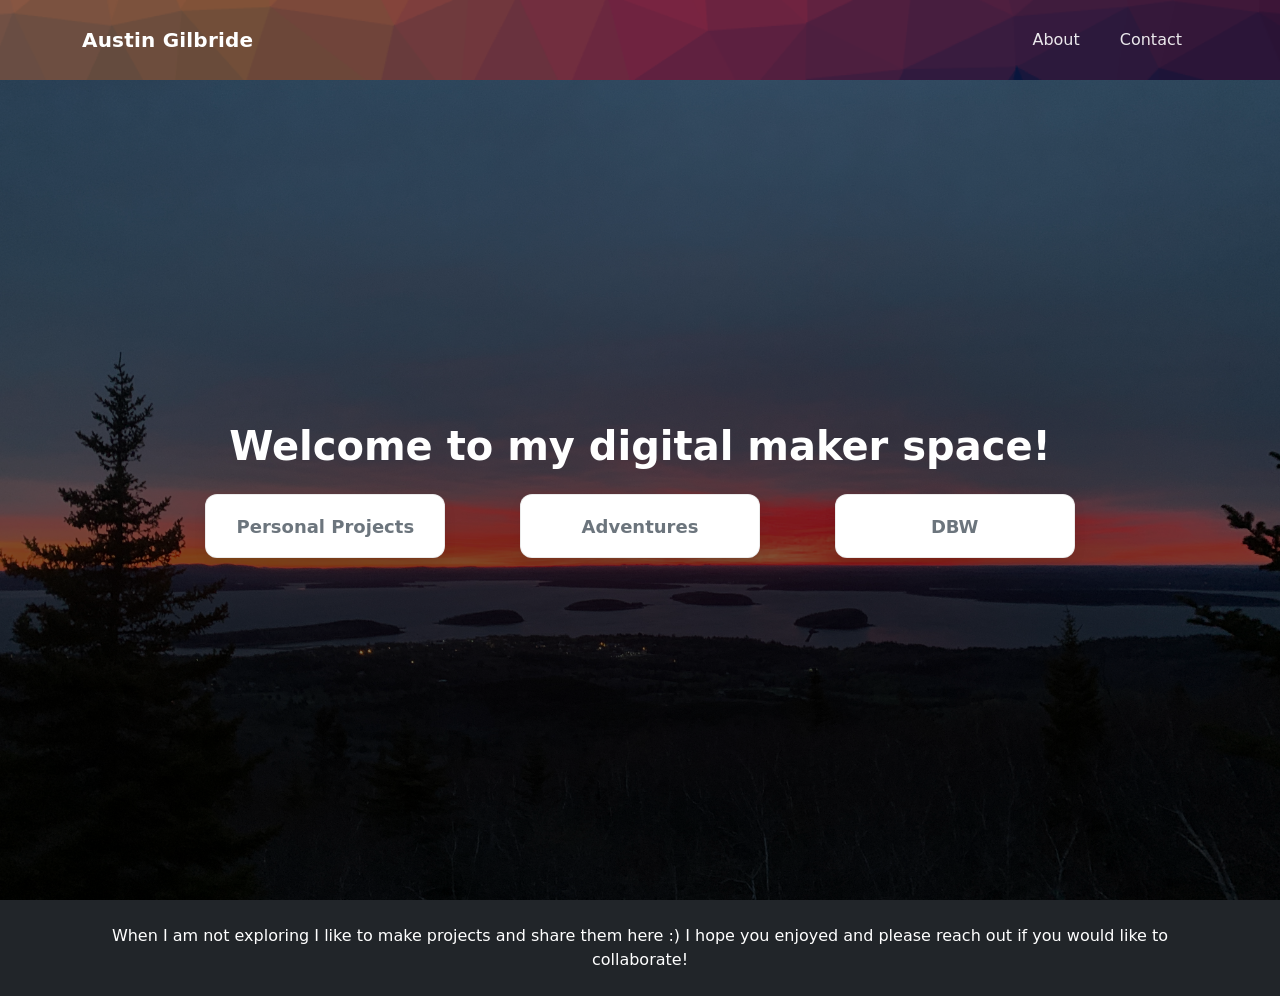
<file: index.html>
<!DOCTYPE html>
<html lang="en">
<head>
    <meta charset="UTF-8">
    <meta name="viewport" content="width=device-width, initial-scale=1.0">
    <title>Welcome to my Digital Maker Space!</title>
    <link rel="stylesheet" href="styles.css">
    <link href="https://cdn.jsdelivr.net/npm/bootstrap@5.3.8/dist/css/bootstrap.min.css" rel="stylesheet" crossorigin="anonymous">

    <!-- Inline button styles (applied directly in index.html) -->
    <style>
        .buttons-grid {
            display: grid;
            grid-template-columns: repeat(3, 1fr);
            gap: 1.5rem;
            max-width: 920px;
            margin: 0 auto;
            z-index: 2;
            align-items: center;
            justify-items: center;
        }

        .buttons-grid .btn {
            width: 240px;
            height: 64px;
            display: inline-flex;
            align-items: center;
            justify-content: center;

            /* typography */
            font-weight: 700;                 /* bold */
            font-size: 1.125rem;              /* slightly larger font */
            color: #6c757d !important;        /* grey text */

            /* appearance */
            background-color: #ffffff !important;    /* white background */
            border: 1px solid rgba(0,0,0,0.08);
            border-radius: 12px;                      /* rounded edges */

            /* polish */
            box-shadow: 0 6px 14px rgba(0,0,0,0.06);
            transition: transform .18s ease, box-shadow .18s ease;
            white-space: nowrap;
            overflow: hidden;
            text-overflow: ellipsis;
        }

        .buttons-grid .btn:hover,
        .buttons-grid .btn:focus {
            transform: translateY(-6px);
            box-shadow: 0 18px 40px rgba(0,0,0,0.18);
            z-index: 3;
        }

        @media (max-width: 575.98px) {
            .buttons-grid {
                grid-template-columns: 1fr;
                max-width: 420px;
                padding: 0 1rem;
            }
            .buttons-grid .btn {
                width: 100%;
                height: 56px;
                font-size: 1.025rem; /* slightly smaller on narrow screens */
            }
        }
    </style>
</head>
<body>

  <!-- ---------------------------Banner Section + NavBar ------------------------------------------->
    <header class="topnav">
    <nav class="navbar navbar-expand-lg navbar-dark">
        <div class="container">
        <a class="navbar-brand fw-semibold" href="index.html">Austin Gilbride</a>

        <button class="navbar-toggler" type="button" data-bs-toggle="collapse" data-bs-target="#navbarNav"
            aria-controls="navbarNav" aria-expanded="false" aria-label="Toggle navigation">
            <span class="navbar-toggler-icon"></span>
        </button>

        <div class="collapse navbar-collapse" id="navbarNav">
            <ul class="navbar-nav ms-auto align-items-lg-center gap-lg-2">
            <li class="nav-item"><a class="nav-link px-lg-3" href="About.html">About</a></li>
            <li class="nav-item"><a class="nav-link px-lg-3" href="Contact.html">Contact</a></li>
            </ul>
        </div>
        </div>
    </nav>
    </header>

    <!---------------------- Main Content Section ------------------------------------------------------------------>
  <section class="image-section d-flex align-items-center">
    <div class="container text-center">
      <h1 class="fw-bold text-white mb-4">Welcome to my digital maker space!</h1>

      <!-- Buttons container moved below the H1, centered -->
      <div class="buttons-grid mt-3 mx-auto">
        <a href="Personal_Projects.html" class="btn hero-btn" aria-label="Personal Projects">Personal Projects</a>
        <a href="Adventures.html" class="btn hero-btn" aria-label="Adventures">Adventures</a>
        <a href="DBW.html" class="btn hero-btn" aria-label="DBW">DBW</a>
      </div>
    </div>
  </section>

  <!-- ----------------------------------------Footer --------------------->
    <footer class="bg-dark py-4 mt-0">
        <div class="container text-white text-center">
            <p class="mb-0">
            When I am not exploring I like to make projects and share them here :)
            I hope you enjoyed and please reach out if you would like to collaborate!
            </p>
        </div>
    </footer>


  <!-- Bootstrap JS -->
  <script src="https://cdn.jsdelivr.net/npm/bootstrap@5.3.2/dist/js/bootstrap.bundle.min.js"></script>


</body>
</html>
</file>
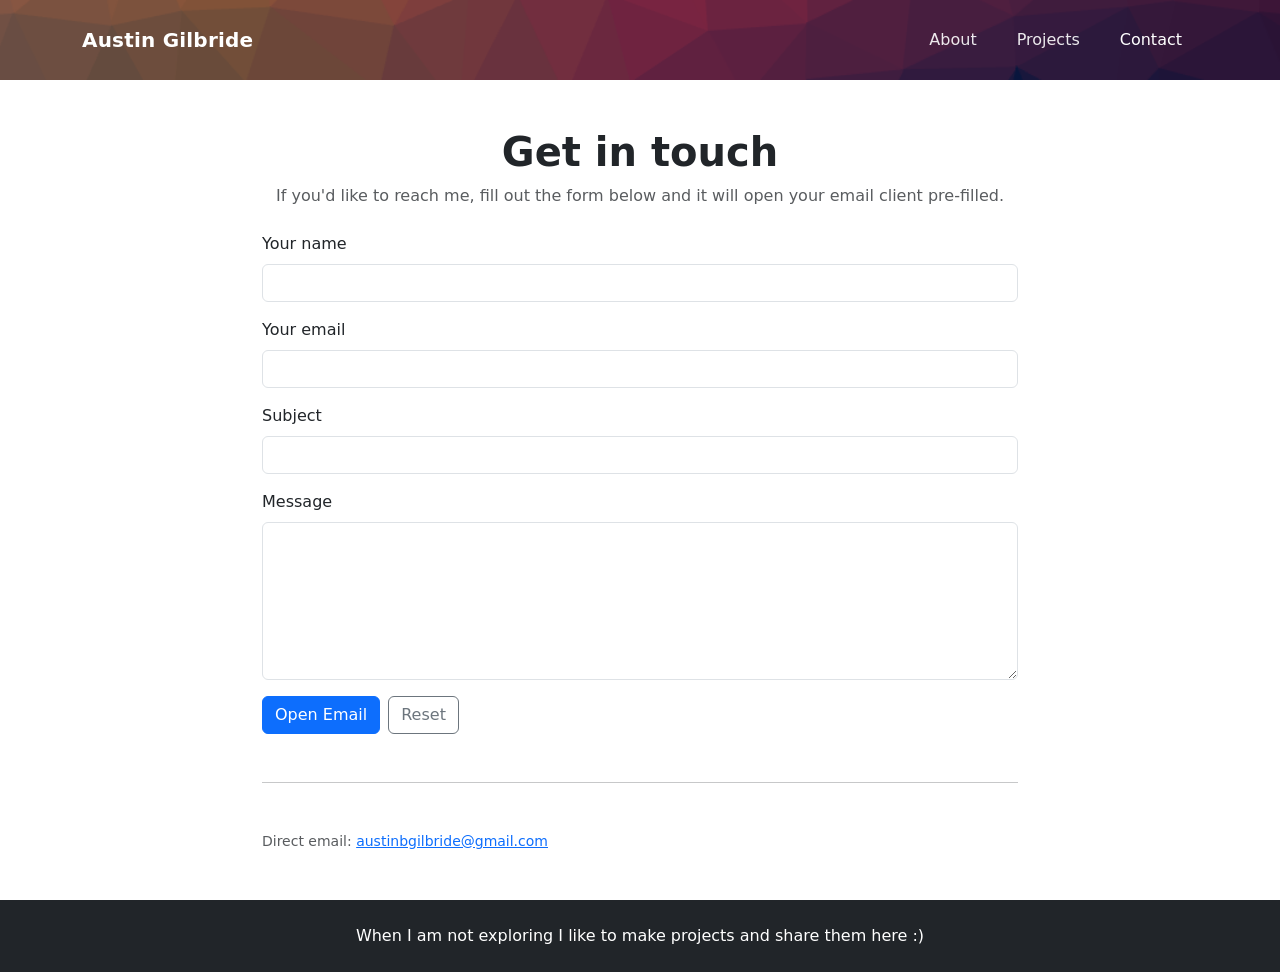
<file: Contact.html>
<!DOCTYPE html>
<html lang="en">
<head>
  <meta charset="utf-8">
  <meta name="viewport" content="width=device-width, initial-scale=1">
  <title>Contact — Austin Gilbride</title>
  <link rel="stylesheet" href="styles.css">
  <link href="https://cdn.jsdelivr.net/npm/bootstrap@5.3.8/dist/css/bootstrap.min.css" rel="stylesheet">
</head>
<body>
  <header class="topnav">
    <nav class="navbar navbar-expand-lg navbar-dark">
      <div class="container">
        <a class="navbar-brand fw-semibold" href="index.html">Austin Gilbride</a>
        <button class="navbar-toggler" type="button" data-bs-toggle="collapse" data-bs-target="#navbarNav"
          aria-controls="navbarNav" aria-expanded="false" aria-label="Toggle navigation">
          <span class="navbar-toggler-icon"></span>
        </button>
        <div class="collapse navbar-collapse" id="navbarNav">
          <ul class="navbar-nav ms-auto align-items-lg-center gap-lg-2">
            <li class="nav-item"><a class="nav-link px-lg-3" href="About.html">About</a></li>
            <li class="nav-item"><a class="nav-link px-lg-3" href="Personal_Projects.html">Projects</a></li>
            <li class="nav-item"><a class="nav-link px-lg-3 active" href="Contact.html">Contact</a></li>
          </ul>
        </div>
      </div>
    </nav>
  </header>

  <main class="py-5">
    <div class="container" style="max-width:780px;">
      <div class="text-center mb-4">
        <h1 class="fw-bold">Get in touch</h1>
        <p class="text-muted mb-0">If you'd like to reach me, fill out the form below and it will open your email client pre-filled.</p>
      </div>

      <form id="contactForm" class="mt-4 needs-validation" novalidate>
        <div class="mb-3">
          <label for="name" class="form-label">Your name</label>
          <input type="text" class="form-control" id="name" name="name" required>
          <div class="invalid-feedback">Please enter your name.</div>
        </div>

        <div class="mb-3">
          <label for="email" class="form-label">Your email</label>
          <input type="email" class="form-control" id="email" name="email" required>
          <div class="invalid-feedback">Please enter a valid email address.</div>
        </div>

        <div class="mb-3">
          <label for="subject" class="form-label">Subject</label>
          <input type="text" class="form-control" id="subject" name="subject" required>
          <div class="invalid-feedback">Please add a subject.</div>
        </div>

        <div class="mb-3">
          <label for="message" class="form-label">Message</label>
          <textarea class="form-control" id="message" name="message" rows="6" required></textarea>
          <div class="invalid-feedback">Please write a message.</div>
        </div>

        <div class="d-flex gap-2">
          <button type="submit" class="btn btn-primary">Open Email</button>
          <button type="reset" class="btn btn-outline-secondary">Reset</button>
        </div>

        <div id="formNotice" class="mt-3" aria-live="polite"></div>
      </form>

      <hr class="my-5">

      <div class="small text-muted">Direct email: <a href="mailto:austinbgilbride@gmail.com">austinbgilbride@gmail.com</a></div>
    </div>
  </main>

  <footer class="bg-dark py-4 mt-0">
    <div class="container text-white text-center">
      <p class="mb-0">When I am not exploring I like to make projects and share them here :)</p>
    </div>
  </footer>

  <script>
    // Build a mailto: link from the form and open the user's email client.
    (function () {
      const form = document.getElementById('contactForm');
      const notice = document.getElementById('formNotice');
      const recipient = 'austinbgilbride@gmail.com';

      function encode(str) { return encodeURIComponent(str || ''); }

      form.addEventListener('submit', function (e) {
        e.preventDefault();
        // Built-in Bootstrap validation
        if (!form.checkValidity()) {
          form.classList.add('was-validated');
          return;
        }

        const name = form.name.value.trim();
        const email = form.email.value.trim();
        const subject = form.subject.value.trim();
        const message = form.message.value.trim();

        // Compose body with sender details
        const body = `From: ${name} <${email}>\n\n${message}`;
        const mailto = `mailto:${recipient}?subject=${encode(subject)}&body=${encode(body)}`;

        // Open the mail client
        window.location.href = mailto;

        // Show a brief notice — the mail client will open. If it doesn't, show fallback.
        notice.textContent = 'If your mail client did not open, you can copy the email address and contact me directly.';
      });
    })();
  </script>

  <script src="https://cdn.jsdelivr.net/npm/bootstrap@5.3.2/dist/js/bootstrap.bundle.min.js"></script>
</body>
</html>
</file>
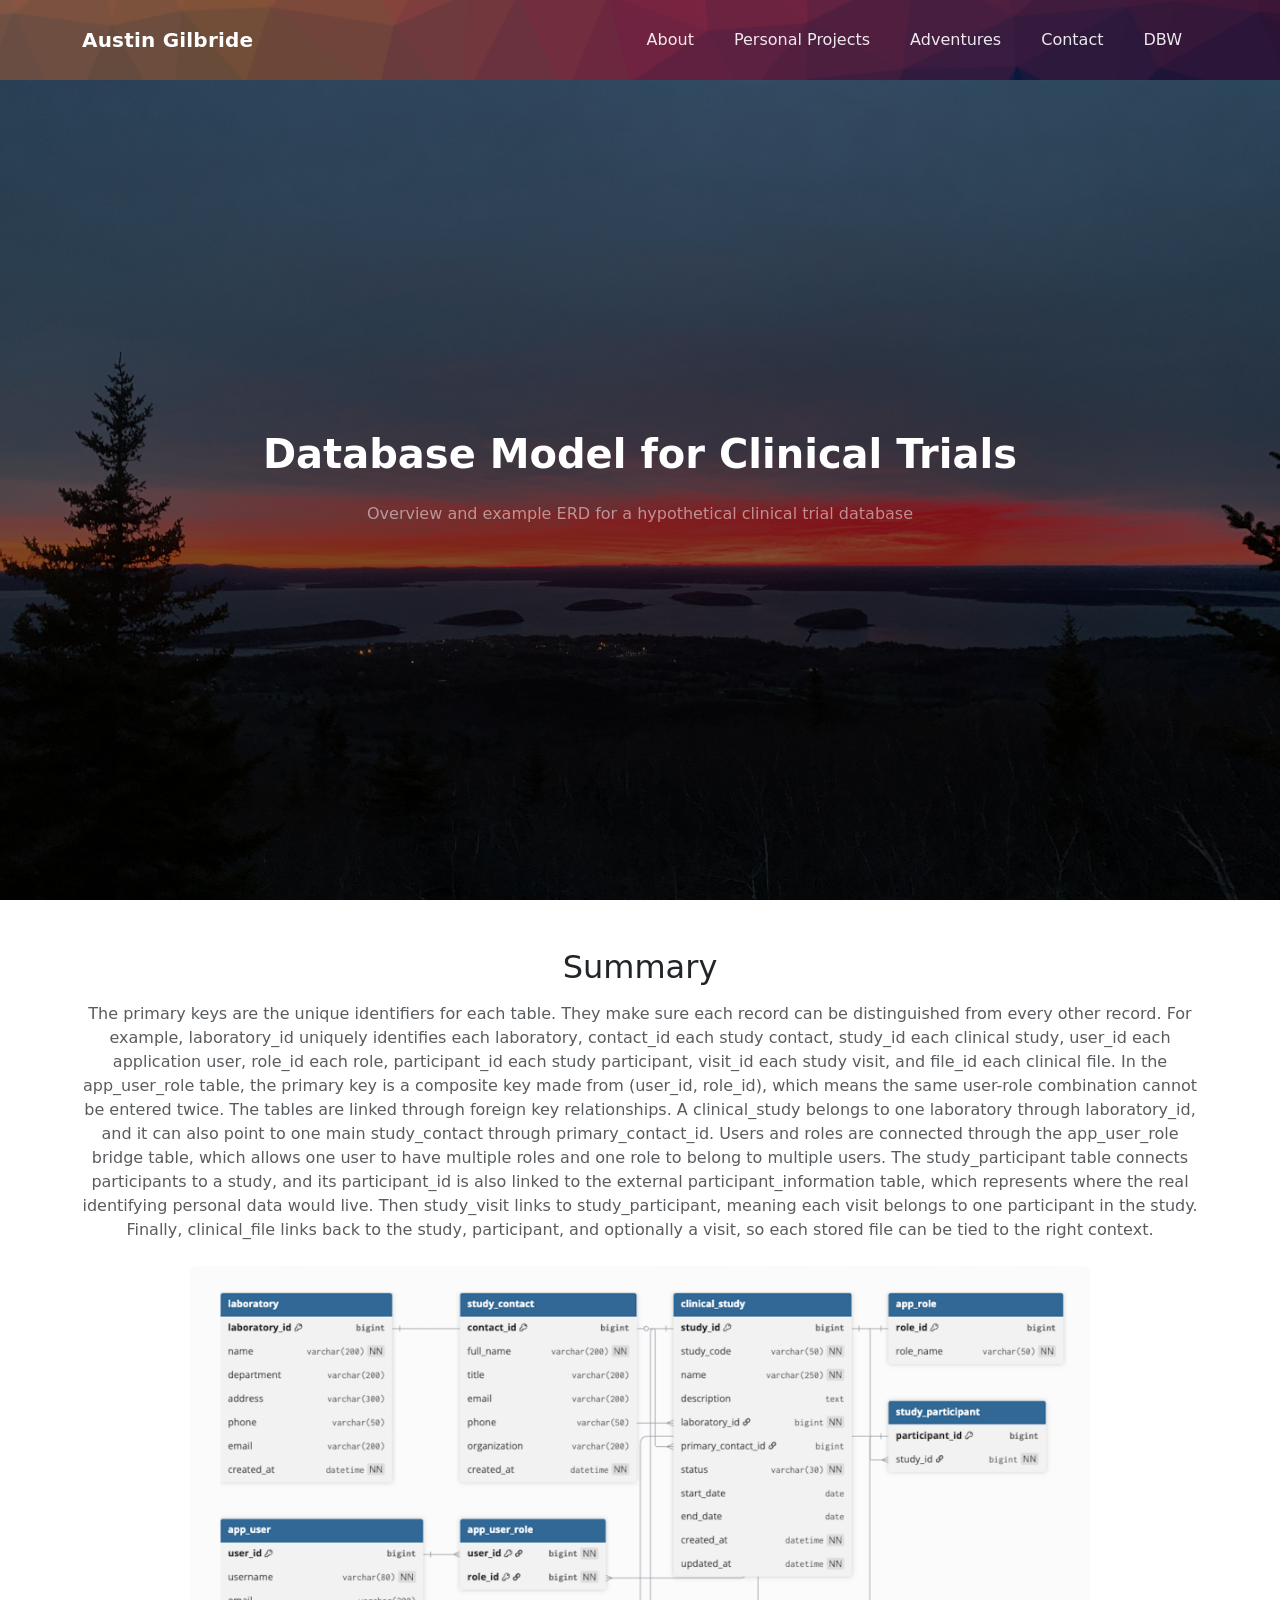
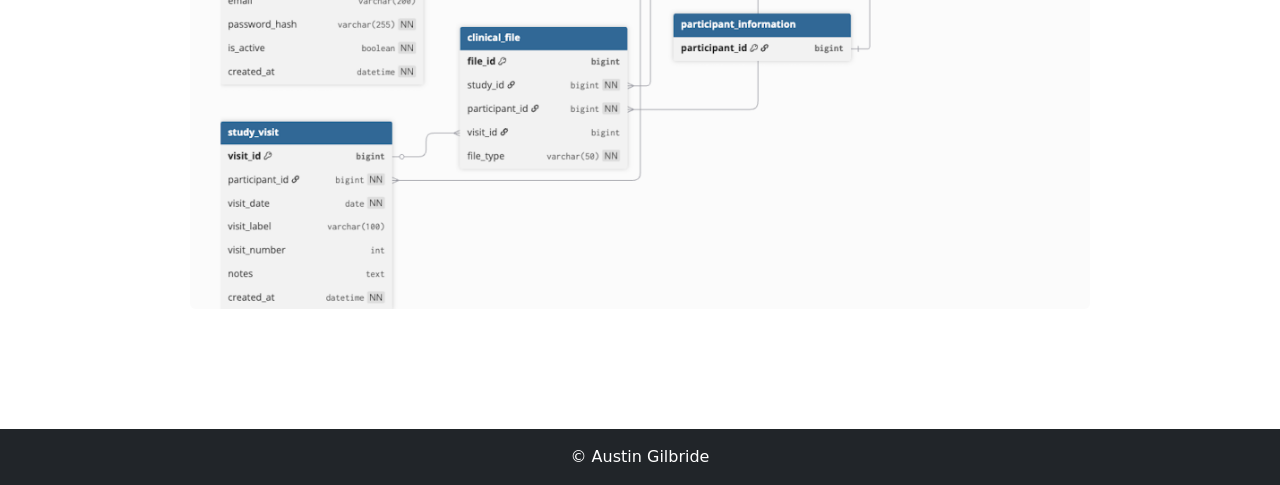
<file: Database_Design.html>
<!DOCTYPE html>
<html lang="en">
<head>
  <meta charset="utf-8" />
  <meta name="viewport" content="width=device-width,initial-scale=1" />
  <title>Database Model for Clinical Trials</title>
  <link rel="stylesheet" href="styles.css">
  <link href="https://cdn.jsdelivr.net/npm/bootstrap@5.3.8/dist/css/bootstrap.min.css" rel="stylesheet" crossorigin="anonymous">
</head>
<body>
  <!-- Navbar (same as DBW/Adventures pages) -->
  <header class="topnav">
    <nav class="navbar navbar-expand-lg navbar-dark">
      <div class="container">
        <a class="navbar-brand fw-semibold" href="index.html">Austin Gilbride</a>

        <button class="navbar-toggler" type="button" data-bs-toggle="collapse" data-bs-target="#navbarNav"
          aria-controls="navbarNav" aria-expanded="false" aria-label="Toggle navigation">
          <span class="navbar-toggler-icon"></span>
        </button>

        <div class="collapse navbar-collapse" id="navbarNav">
          <ul class="navbar-nav ms-auto align-items-lg-center gap-lg-2">
            <li class="nav-item"><a class="nav-link px-lg-3" href="About.html">About</a></li>
            <li class="nav-item"><a class="nav-link px-lg-3" href="Personal_Projects.html">Personal Projects</a></li>
            <li class="nav-item"><a class="nav-link px-lg-3" href="Adventures.html">Adventures</a></li>
            <li class="nav-item"><a class="nav-link px-lg-3" href="Contact.html">Contact</a></li>
            <li class="nav-item"><a class="nav-link px-lg-3" href="DBW.html">DBW</a></li>
          </ul>
        </div>
      </div>
    </nav>
  </header>

  <!-- Background / hero (uses same site styles) -->
  <section class="image-section d-flex align-items-center">
    <div class="container text-center">
      <h1 class="fw-bold text-white mb-4">Database Model for Clinical Trials</h1>
      <p class="text-white-50 mb-4">Overview and example ERD for a hypothetical clinical trial database</p>
    </div>
  </section>

  <main class="py-5">
    <div class="container">

      <h2 class="mb-3 text-center">Summary</h2>
      <p class="text-muted text-center">The primary keys are the unique identifiers for each table. They make sure each record can be distinguished from every other record. For example, laboratory_id uniquely identifies each laboratory, contact_id each study contact, study_id each clinical study, user_id each application user, role_id each role, participant_id each study participant, visit_id each study visit, and file_id each clinical file. In the app_user_role table, the primary key is a composite key made from (user_id, role_id), which means the same user-role combination cannot be entered twice.

The tables are linked through foreign key relationships. A clinical_study belongs to one laboratory through laboratory_id, and it can also point to one main study_contact through primary_contact_id. Users and roles are connected through the app_user_role bridge table, which allows one user to have multiple roles and one role to belong to multiple users. The study_participant table connects participants to a study, and its participant_id is also linked to the external participant_information table, which represents where the real identifying personal data would live. Then study_visit links to study_participant, meaning each visit belongs to one participant in the study. Finally, clinical_file links back to the study, participant, and optionally a visit, so each stored file can be tied to the right context.</p>

      <!-- Centered data model image -->
      <div class="row my-4">
        <div class="col-12 text-center">
          <img src="images/DBW_datamodel.png" alt="DBW Data Model" class="img-fluid rounded" style="max-width:900px;">
        </div>
      </div>
    </div>
  </main>

  <!-- Footer (same as other pages) -->
  <footer class="bg-dark text-white text-center py-3 mt-5">
    <div class="container">© Austin Gilbride</div>
  </footer>

  <script src="https://cdn.jsdelivr.net/npm/bootstrap@5.3.8/dist/js/bootstrap.bundle.min.js" crossorigin="anonymous"></script>
</body>
</html>
</file>
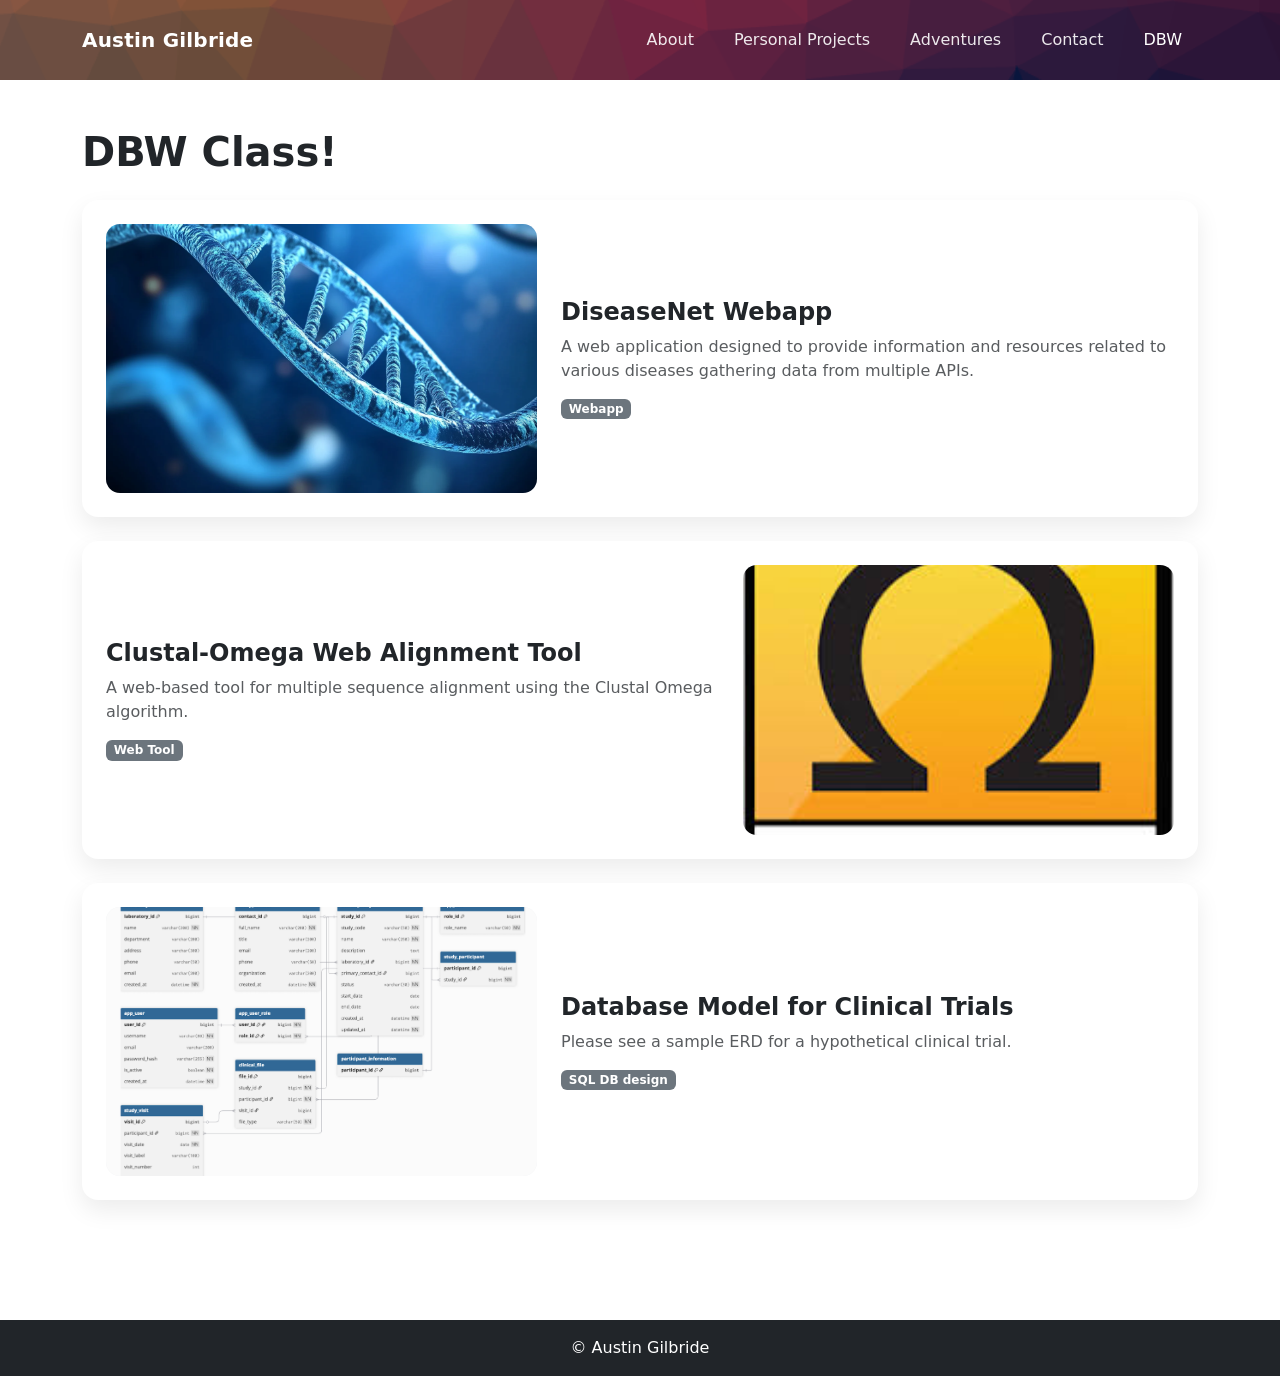
<file: DBW.html>
<!DOCTYPE html>
<html lang="en">
<head>
  <meta charset="UTF-8" />
  <meta name="viewport" content="width=device-width, initial-scale=1" />
  <title>DBW</title>
  <link rel="stylesheet" href="styles.css">
  <link href="https://cdn.jsdelivr.net/npm/bootstrap@5.3.8/dist/css/bootstrap.min.css" rel="stylesheet" crossorigin="anonymous">
</head>
<body>
  <!-- Nav (same style as other pages) -->
  <header class="topnav">
  <nav class="navbar navbar-expand-lg navbar-dark">
    <div class="container">
      <a class="navbar-brand fw-semibold" href="index.html">Austin Gilbride</a>

      <button class="navbar-toggler" type="button" data-bs-toggle="collapse" data-bs-target="#navbarNav"
        aria-controls="navbarNav" aria-expanded="false" aria-label="Toggle navigation">
        <span class="navbar-toggler-icon"></span>
      </button>

      <div class="collapse navbar-collapse" id="navbarNav">
        <ul class="navbar-nav ms-auto align-items-lg-center gap-lg-2">
          <li class="nav-item"><a class="nav-link px-lg-3" href="About.html">About</a></li>
          <li class="nav-item"><a class="nav-link px-lg-3" href="Personal_Projects.html">Personal Projects</a></li>
          <li class="nav-item"><a class="nav-link px-lg-3" href="Adventures.html">Adventures</a></li>
          <li class="nav-item"><a class="nav-link px-lg-3" href="Contact.html">Contact</a></li>
          <li class="nav-item"><a class="nav-link px-lg-3 active" href="DBW.html" aria-current="page">DBW</a></li>
        </ul>
      </div>
    </div>
  </nav>
  </header>

  <main class="py-5">
    <div class="container">
      <h1 class="fw-bold mb-4">DBW Class!</h1>

      <!-- Three placeholder project-like boxes (same structure as Personal_Projects) -->
      <a class="project-link" href="https://formacio.bq.ub.edu/diseasenet">
      <div class="project-card mb-4">
        <div class="row g-4 align-items-center">
          <div class="col-md-5">
            <div class="project-image-box">
              <img src="images/diseasenet.JPG" alt="Project A" class="img-fluid rounded">
            </div>
          </div>
          <div class="col-md-7">
            <h3 class="h4 fw-semibold mb-2">DiseaseNet Webapp</h3>
            <p class="text-muted mb-3">A web application designed to provide information and resources related to various diseases gathering data from multiple APIs.</p>
            <div class="d-flex gap-2 flex-wrap">
              <span class="badge text-bg-secondary">Webapp</span>
            </div>
          </div>
        </div>
      </div>
      </a>

      <!-- Project B: wrap card in an anchor linking to the copied PDB app index -->
      <a class="project-link" href="DBW_PDBBrowser_Flask/pdb_browser/templates/index.html">
      <div class="project-card mb-4">
        <div class="row g-4 align-items-center">
          <div class="col-md-5 order-md-2">
            <div class="project-image-box">
              <img src="images/Clustal.jpeg" alt="Project B" class="img-fluid rounded">
            </div>
          </div>
          <div class="col-md-7 order-md-1">
            <h3 class="h4 fw-semibold mb-2">Clustal-Omega Web Alignment Tool</h3>
            <p class="text-muted mb-3">A web-based tool for multiple sequence alignment using the Clustal Omega algorithm.</p>
            <div class="d-flex gap-2 flex-wrap">
              <span class="badge text-bg-secondary">Web Tool</span>
            </div>
          </div>
        </div>
      </div>
      </a>

      <div class="project-card mb-4">
        <div class="row g-4 align-items-center">
          <div class="col-md-5">
            <div class="project-image-box">
              <img src="images/DBW_datamodel.png" alt="Project C" class="img-fluid rounded">
            </div>
          </div>
          <div class="col-md-7">
            <h3 class="h4 fw-semibold mb-2">
              <a href="Database_Design.html" class="text-decoration-none text-dark">Database Model for Clinical Trials</a>
            </h3>
            <p class="text-muted mb-3">Please see a sample ERD for a hypothetical clinical trial.</p>
            <div class="d-flex gap-2 flex-wrap">
              <span class="badge text-bg-secondary">SQL DB design</span>
            </div>
          </div>
        </div>
      </div>

    </div>
  </main>

  <!-- Footer (same as other pages) -->
  <footer class="bg-dark text-white text-center py-3 mt-5">
    <div class="container">© Austin Gilbride</div>
  </footer>

  <script src="https://cdn.jsdelivr.net/npm/bootstrap@5.3.8/dist/js/bootstrap.bundle.min.js" crossorigin="anonymous"></script>
</body>
</html>
</file>
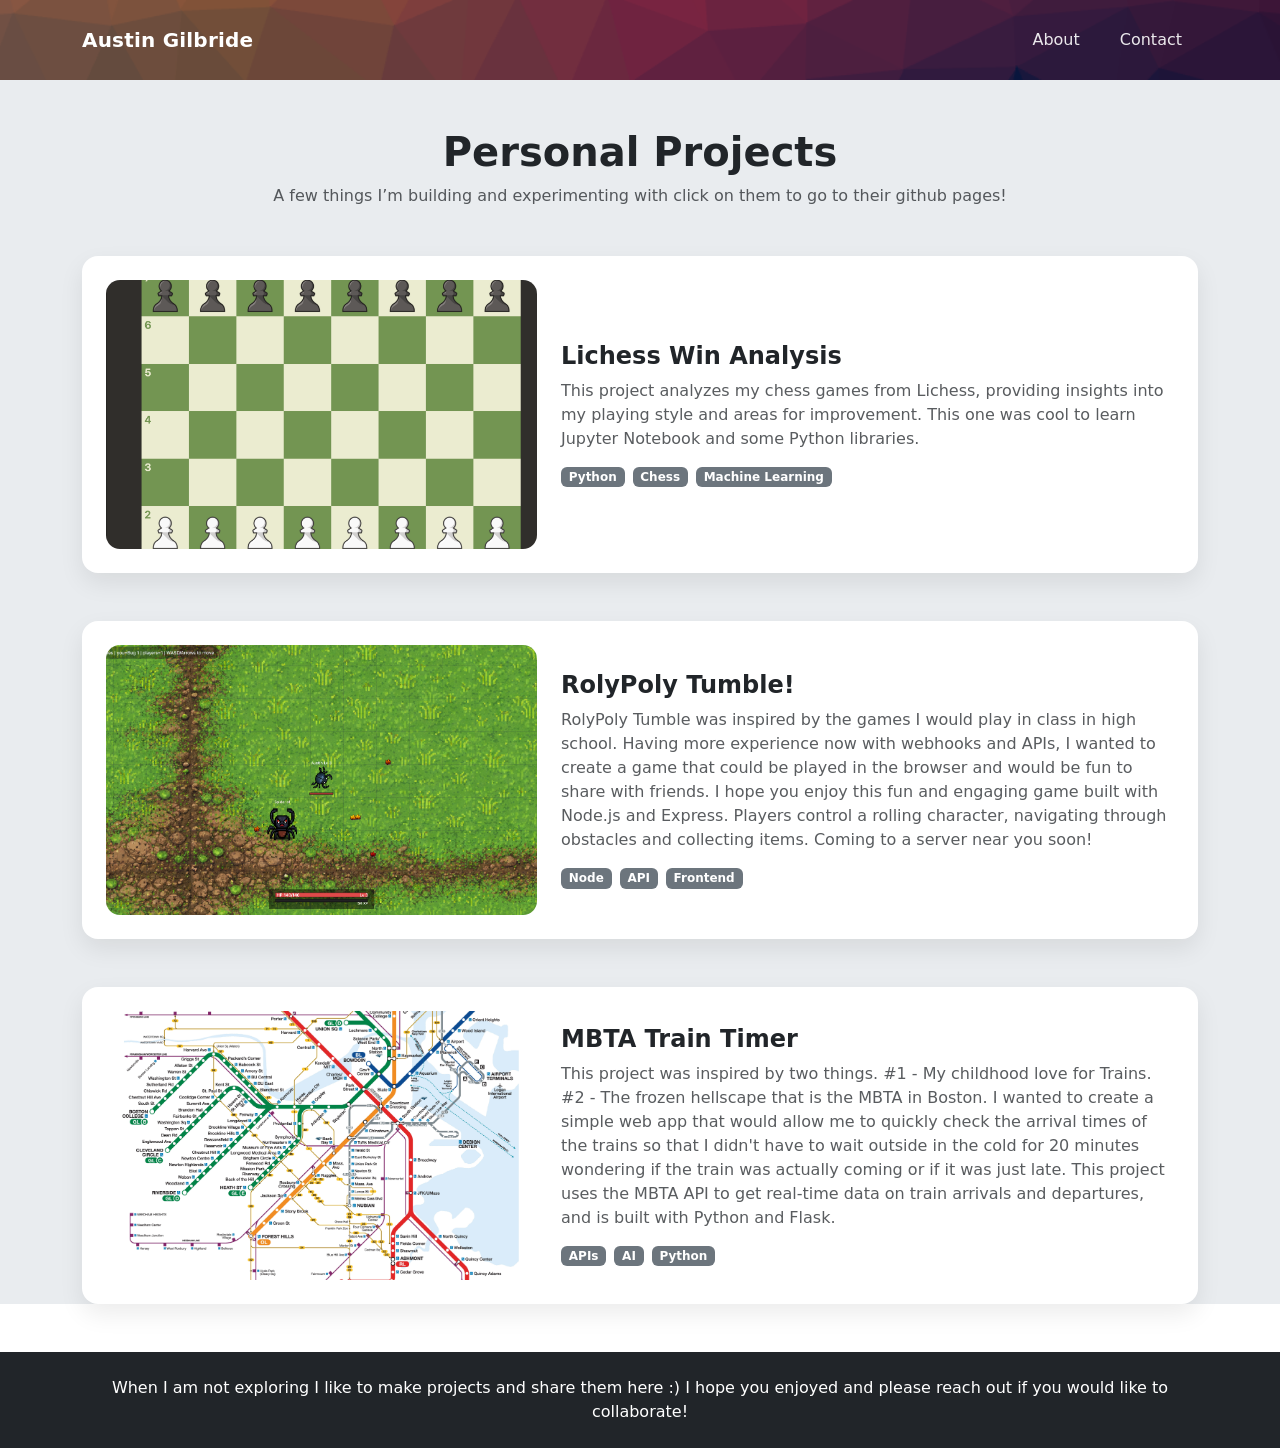
<file: Personal_Projects.html>
<!DOCTYPE html>
<html lang="en">
<head>
  <meta charset="UTF-8">
  <meta name="viewport" content="width=device-width, initial-scale=1.0">
  <title>Personal Projects</title>

  <link rel="stylesheet" href="styles.css">
  <link href="https://cdn.jsdelivr.net/npm/bootstrap@5.3.8/dist/css/bootstrap.min.css" rel="stylesheet">
</head>

<body>

  <!-- Nav -->
    <header class="topnav">
    <nav class="navbar navbar-expand-lg navbar-dark">
        <div class="container">
        <a class="navbar-brand fw-semibold" href="index.html">Austin Gilbride</a>

        <button class="navbar-toggler" type="button" data-bs-toggle="collapse" data-bs-target="#navbarNav"
            aria-controls="navbarNav" aria-expanded="false" aria-label="Toggle navigation">
            <span class="navbar-toggler-icon"></span>
        </button>

        <div class="collapse navbar-collapse" id="navbarNav">
            <ul class="navbar-nav ms-auto align-items-lg-center gap-lg-2">
            <li class="nav-item"><a class="nav-link px-lg-3" href="About.html">About</a></li>
            <li class="nav-item"><a class="nav-link px-lg-3" href="Contact.html">Contact</a></li>
            </ul>
        </div>
        </div>
    </nav>
    </header>


  <!----------------------------------------- Main Section --------------------------------------------------------->
    <section class="projects-page py-5 pb-0">
    <div class="container">

        <div class="text-center mb-5">
        <h1 class="fw-bold">Personal Projects</h1>
        <p class="text-muted mb-0">A few things I’m building and experimenting with click on them to go to their github pages!</p>
        </div>

        <!-- Project 1 -->
        <a href="project1.html" class="project-link">
            <a class="project-link" href="https://github.com/agilbride25/lichess-analysis" target=""_blank" rel="noopener noreferrer" aria-label="Open GitHub repo for Lichess Win Analysis">
            <div class="project-card">
            <div class="row g-4 align-items-center">
                <div class="col-md-5">
                <div class="project-image-box">
                <!-- Replace src with your image -->
                    <img src="images/Screenshot 2026-02-19 at 1.21.18 PM.png" alt="Project 1 preview">
                </div>
                </div>
                <div class="col-md-7">
                <h2 class="h4 fw-semibold mb-2">Lichess Win Analysis</h2>
                <p class="text-muted mb-3">
                    This project analyzes my chess games from Lichess, providing insights into my playing style and areas for improvement.
                    This one was cool to learn Jupyter Notebook and some Python libraries.
                </p>
                <div class="d-flex gap-2 flex-wrap">
                    <span class="badge text-bg-secondary">Python</span>
                    <span class="badge text-bg-secondary">Chess</span>
                    <span class="badge text-bg-secondary">Machine Learning</span>
                </div>
                </div>
            </div>
            </div>
        </a>

        <!-- Project 2 -->
        <a href="project2.html" class="project-link"> 
            <a href="https://github.com/agilbride25/RolyPolyTumble" class="project-link" target="_blank" rel="noopener noreferrer" aria-label="Open GitHub repo for RolyPoly Tumble">
            <div class="project-card">
            <div class="row g-4 align-items-center">
                <div class="col-md-5">
                <div class="project-image-box">
                    <img src="images/RPT_V1_sc.png" alt="Project 2 preview">
                </div>
                </div>
                <div class="col-md-7">
                <h2 class="h4 fw-semibold mb-2">RolyPoly Tumble!</h2>
                <p class="text-muted mb-3">
                    RolyPoly Tumble was inspired by the games I would play in class in high school. Having more experience now with webhooks and APIs, I wanted to create a game that could be played in the browser and would be fun to share with friends.
                    I hope you enjoy this fun and engaging game built with Node.js and Express. Players control a rolling character, navigating through obstacles and collecting items.
                    Coming to a server near you soon!
                </p>
                <div class="d-flex gap-2 flex-wrap">
                    <span class="badge text-bg-secondary">Node</span>
                    <span class="badge text-bg-secondary">API</span>
                    <span class="badge text-bg-secondary">Frontend</span>
                </div>
                </div>
            </div>
            </div>
        </a>

        <!-- Project 3 -->
        <a href="project3.html" class="project-link">
            <a href="https://github.com/agilbride25/Maghoun_Timer" class="project-link" target="_blank" rel="noopener noreferrer" aria-label="Open GitHub repo for MBTA Train Timer">
            <div class="project-card">
            <div class="row g-4 align-items-center">
                <div class="col-md-5">
                <div class="project-image-box">
                    <img src="images/2025-08-25-subway-map.jpg" alt="Project 3 preview">
                </div>
                </div>
                <div class="col-md-7">
                <h2 class="h4 fw-semibold mb-2">MBTA Train Timer</h2>
                <p class="text-muted mb-3">
                This project was inspired by two things. 
                #1 - My childhood love for Trains. 
                #2 - The frozen hellscape that is the MBTA in Boston.
                I wanted to create a simple web app that would allow me to quickly check the arrival times of the trains so that I didn't 
                have to wait outside in the cold for 20 minutes wondering if the train was actually coming or if it was just late. 
                This project uses the MBTA API to get real-time data on train arrivals and departures, and is built with Python and Flask.
                </p>
                <div class="d-flex gap-2 flex-wrap">
                    <span class="badge text-bg-secondary">APIs</span>
                    <span class="badge text-bg-secondary">AI</span>
                    <span class="badge text-bg-secondary">Python</span>
                </div>
                </div>
            </div>
            </div>
        </a>

    </div>
    </section>


  <!-- ------------------------------------Footer ------------------------------------------------------------->
    <footer class="bg-dark py-4 mt-0">
        <div class="container text-white text-center">
            <p class="mb-0">
            When I am not exploring I like to make projects and share them here :)
            I hope you enjoyed and please reach out if you would like to collaborate!
            </p>
        </div>
    </footer>

  <script>
    // Use the DOM (HTML object) method to add vertical spacing between project cards
    (function () {
      function applyProjectSpacing() {
        const cards = document.querySelectorAll('.project-card');
        if (!cards) return;
        const isMobile = window.matchMedia('(max-width: 768px)').matches;
        const gap = isMobile ? '1.5rem' : '3rem';
        cards.forEach(card => {
          card.style.marginBottom = gap;
        });
      }

      document.addEventListener('DOMContentLoaded', applyProjectSpacing);
      // also update spacing when the viewport changes
      window.addEventListener('resize', applyProjectSpacing);
    })();
  </script>

  <script src="https://cdn.jsdelivr.net/npm/bootstrap@5.3.2/dist/js/bootstrap.bundle.min.js"></script>

</body>
</html>
</file>
<file: styles.css>
/* Banner container ----------------------- */
.topnav {
  position: relative;
  background-image: url("images/coolbackgrounds-fractalize-cool_backgrounds.png");
  background-size: cover;
  background-position: center 70%;
  background-repeat: no-repeat;
  height: 80px;
}

/* Dark overlay ON the header background */
.topnav::before {
  content: "";
  position: absolute;
  inset: 0;
  background: rgba(0, 0, 0, 0.45);
}

/* Keep navbar above overlay */
.topnav .navbar {
  position: relative;
  z-index: 2;
  height: 80px;
}

/* Nicer link styling */
.topnav .navbar-brand {
  letter-spacing: 0.2px;
}

.topnav .nav-link {
  color: rgba(255, 255, 255, 0.9);
  border-radius: 999px;
  transition: background 0.15s ease, color 0.15s ease;
}

.topnav .nav-link:hover {
  background: rgba(255, 255, 255, 0.12);
  color: #fff;
}

/* Mobile header height */
@media (max-width: 768px) {
  .topnav {
    height: 64px;
    background-position: center 60%;
  }

  .topnav .navbar {
    height: 64px;
  }
}

/* Adventures page specific styles */
.topnav--overlay {
  /* make header overlay only when this modifier class is used */
  position: fixed;
  top: 0;
  left: 0;
  right: 0;
  z-index: 999;
  /* keep a subtle translucent background so links remain readable */
  background: linear-gradient(to bottom, rgba(0,0,0,0.45), rgba(0,0,0,0.15));
}

/* ensure page content doesn't sit underneath the fixed header */
.adventures-page {
  padding-top: 100px; /* adjust to match your header height (80px by default) */
}

/* Map wrapper constrains the SVG map to a reasonable size */
.svg-map-wrapper {
  max-width: 1100px;
  margin: 0 auto;
  height: 520px;
  overflow: visible;
  position: relative; /* allow absolutely-positioned popups inside */
}

#svgMap {
  width: 100%;
  height: 100%;
  min-height: 320px;
}

/* ensure any inline SVG produced by svgMap fills its container */
.svg-map-wrapper svg {
  width: 100% !important;
  height: 100% !important;
  display: block;
  transform-origin: top center;
  transform: translateY(-8%);
}


/* small-screen tweak */
@media (max-width: 768px) {
  .adventures-page { padding-top: 80px; }
  .svg-map-wrapper { height: 360px; }
}

/* Country popup styles */
.country-popup {
  position: absolute;
  z-index: 2000;
  background: #fff;
  color: #111;
  border-radius: 8px;
  padding: 12px 14px;
  box-shadow: 0 8px 20px rgba(0,0,0,0.12);
  max-width: 320px;
  transform: translate(-50%, -100%);
  pointer-events: auto;
}

.country-popup h4 {
  margin: 0 0 6px 0;
  font-size: 1rem;
}

.country-popup p { margin: 0; font-size: 0.9rem; color: #444; }

.country-popup .close-btn {
  position: absolute;
  top: 6px;
  right: 8px;
  background: transparent;
  border: none;
  font-size: 1.05rem;
  line-height: 1;
  cursor: pointer;
}

/* Map overlay centered panel */
.map-overlay {
  position: absolute;
  inset: 0;
  display: flex;
  align-items: center;
  justify-content: center;
  z-index: 2000;
  pointer-events: auto;
}

.map-overlay__panel {
  background: rgba(255,255,255,0.96);
  color: #111;
  border-radius: 12px;
  width: min(760px, 92%);
  max-height: 80vh;
  overflow: auto;
  box-shadow: 0 16px 40px rgba(0,0,0,0.25);
  padding: 18px 20px;
  position: relative;
}

.map-overlay__close {
  position: absolute;
  top: 10px;
  right: 12px;
  background: transparent;
  border: none;
  font-size: 1.1rem;
  cursor: pointer;
}

.map-overlay__panel h3 { margin-top: 0; }

@media (max-width: 576px) {
  .map-overlay__panel { width: 96%; padding: 14px; }
}

/* ---------------------------------Main Section CSS------------------ */
html, body {
  height: 100%;
  margin: 0;
}

.image-section {
  position: relative;
  background-image: url("images/IMG_3455\ 2.jpeg");
  background-size: cover;
  background-position: center 70%;
  background-repeat: no-repeat;
  /* fill viewport but subtract desktop header height (80px) so footer sits directly below */
  min-height: calc(100vh - 80px);
  display: flex;
  align-items: center;
}

/* Dark overlay for readability */
.image-section::before {
  content: "";
  position: absolute;
  inset: 0;
  background: rgba(0, 0, 0, 0.5);
}

/* Make content sit above overlay */
.image-section .container {
  position: relative;
  z-index: 2;
  margin-bottom: 0; /* remove extra spacing */
  padding-bottom: 0;
}

/* Remove default heading margin that can create gaps */
.image-section h1 { margin: 0 0 0.5rem 0; }

/* Optional content blocks */
.content-box {
  background: rgba(255, 255, 255, 0.85);
  color: black;
  border-radius: 8px;
  transition: transform 0.15s ease, box-shadow 0.15s ease;
}

.content-box:hover {
  transform: translateY(-4px);
  box-shadow: 0 10px 25px rgba(0, 0, 0, 0.3);
}

/* Mobile shrink */
@media (max-width: 768px) {
  .image-section {
    /* subtract mobile header height (180px) */
    min-height:calc(100vh - 64px);
  }
}

.content-link {
  text-decoration: none;
  display: block;
  color: inherit;
}

/* ---------------- HERO BUTTONS (UPDATED) ---------------- */

/* Row: evenly spaced with side padding so they don't touch edges */
.hero-buttons {
  display: flex;
  justify-content: space-between;   /* even distribution across the row */
  align-items: center;
  width: 100%;
  max-width: 1100px;               /* keeps spacing looking intentional on wide screens */
  margin: 0 auto;
  padding: 0 2rem;                 /* side padding so buttons don't hit edges */
  gap: 1.5rem;                     /* keeps a minimum gap if screen gets tighter */
  z-index: 2;
}

/* Equal-width buttons + "float" hover */
.hero-btn {
  width: 240px;                    /* identical width regardless of text length */
  height: 64px;
  display: inline-flex;
  align-items: center;
  justify-content: center;
  text-align: center;
  padding: 0 1rem;
  font-family: inherit;
  font-weight: 700;
  font-size: 1.05rem;
  white-space: nowrap;
  border-radius: .5rem;

  transition: transform 180ms cubic-bezier(.2,.8,.2,1), box-shadow 180ms ease;
  box-shadow: 0 6px 14px rgba(0,0,0,0.12);
  -webkit-tap-highlight-color: transparent;
}

.hero-btn:hover,
.hero-btn:focus {
  transform: translateY(-8px);
  box-shadow: 0 20px 50px rgba(0,0,0,0.22);
}

.hero-btn:active {
  transform: translateY(-3px);
  box-shadow: 0 10px 24px rgba(0,0,0,0.14);
}

/* Small screens: stack and fill width with padding */
@media (max-width: 575.98px) {
  .hero-buttons {
    flex-direction: column;
    padding: 0 1rem;
    gap: .75rem;
    max-width: 420px;
  }
  .hero-btn {
    width: 100%;
    height: 56px;
  }
}

/* Buttons grid under hero (even spacing, fixed size, white text) */
.buttons-grid {
  display: grid;
  grid-template-columns: repeat(3, 1fr);
  gap: 1.5rem;
  max-width: 920px;
  margin: 0 auto;
  z-index: 2;
  align-items: center;
  justify-items: center;
}

.buttons-grid .btn {
  width: 240px;
  height: 64px;
  display: inline-flex;
  align-items: center;
  justify-content: center;

  /* text and weight */
  font-weight: 700;                 /* bold */
  color: #6c757d !important;        /* grey text */

  /* background / border / shape */
  background-color: #ffffff !important;    /* white background */
  border: 1px solid rgba(0,0,0,0.08);
  border-radius: 12px;                      /* rounded edges */

  /* visual polish */
  box-shadow: 0 6px 14px rgba(0,0,0,0.06);
  transition: transform .18s ease, box-shadow .18s ease;
  white-space: nowrap;
  overflow: hidden;
  text-overflow: ellipsis;
}

/* hover/focus "pop" effect */
.buttons-grid .btn:hover,
.buttons-grid .btn:focus {
  transform: translateY(-6px);
  box-shadow: 0 18px 40px rgba(0,0,0,0.18);
  z-index: 3;
}

/* responsive: stack on small screens */
@media (max-width: 575.98px) {
  .buttons-grid {
    grid-template-columns: 1fr;
    max-width: 420px;
  }
  .buttons-grid .btn {
    width: 100%;
    height: 56px;
  }
}

/* ------------------------------ Footer Stuff-------------------------------- */

/*-------------------------- Personal Projects CSS ------------------------------*/

.projects-header {
  background-image: url("images/projects_header.jpg");
}

.projects-section {
  background-image: url("images/projects_background.jpg");
}

/* Grey page background */
.projects-page {
  background: #e9ecef; /* bootstrap-ish light grey */
}

/* Big white boxes (each project section) */
.project-card {
  background: #fff;
  border-radius: 16px;
  padding: 24px;
  margin-bottom: 3rem;
  box-shadow: 0 10px 25px rgba(0,0,0,0.08);
}

/* Image container */
.project-image-box {
  width: 100%;
  border-radius: 14px;
  overflow: hidden;
  background: #f1f3f5;
  aspect-ratio: 16 / 10; /* keeps boxes uniform */
  display: flex;
  align-items: center;
  justify-content: center;
}

/* Image fills container nicely */
.project-image-box img {
  width: 100%;
  height: 100%;
  object-fit: cover;
  display: block;
}

.projects-page {
  background: #e9ecef;
}

.projects-page .project-card:last-child {
  margin-bottom: 10px;
}

.project-link {
  text-decoration: none;
  color: inherit;
  display: block;
}

.project-link:hover .project-card {
  transform: translateY(-3px);
  box-shadow: 0 12px 30px rgba(0,0,0,0.12);
}

.project-card {
  transition: transform 0.15s ease, box-shadow 0.15s ease;
}

.fixed-bg {
  background-image: url("images/");
  background-size: cover;
  background-position: center;
  background-repeat: no-repeat;
  background-attachment: fixed;
}




/*-------------------------- Drawer Styles ------------------------------*/
/* Drawer shell */
.drawer{
  position: fixed;
  top: 0;
  right: 0;
  height: 100vh;
  width: min(420px, 92vw);
  background: rgba(18, 25, 35, 0.98); /* dark panel */
  border-left: 1px solid rgba(255,255,255,0.12);
  transform: translateX(100%);
  transition: transform 200ms ease;
  z-index: 1000;
  padding: 16px;
}

.drawer.open{
  transform: translateX(0);
}

.drawer__close{
  background: transparent;
  color: #fff;
  border: 1px solid rgba(255,255,255,0.2);
  border-radius: 10px;
  padding: 8px 10px;
  cursor: pointer;
}

/* Card */
.drawer__card{
  margin-top: 14px;
  border: 1px solid rgba(255,255,255,0.12);
  border-radius: 18px;
  overflow: hidden;
  background: rgba(255,255,255,0.04);
}

.drawer__img{
  width: 100%;
  height: 220px;
  object-fit: cover;
  display: none; /* shown when we have an image */
}

.drawer__meta{
  padding: 12px 14px;
  border-bottom: 1px solid rgba(255,255,255,0.10);
}

.drawer__row{
  display: flex;
  justify-content: space-between;
  gap: 12px;
  padding: 6px 0;
}

.drawer__label{
  color: rgba(255,255,255,0.65);
  font-size: 0.9rem;
}

.drawer__value{
  color: #fff;
  font-weight: 600;
  text-align: right;
}

.drawer__desc{
  padding: 14px;
  color: rgba(255,255,255,0.9);
  line-height: 1.55;
}

/* Backdrop */
.drawer-backdrop{
  position: fixed;
  inset: 0;
  background: rgba(0,0,0,0.45);
  z-index: 900;
}
</file>
